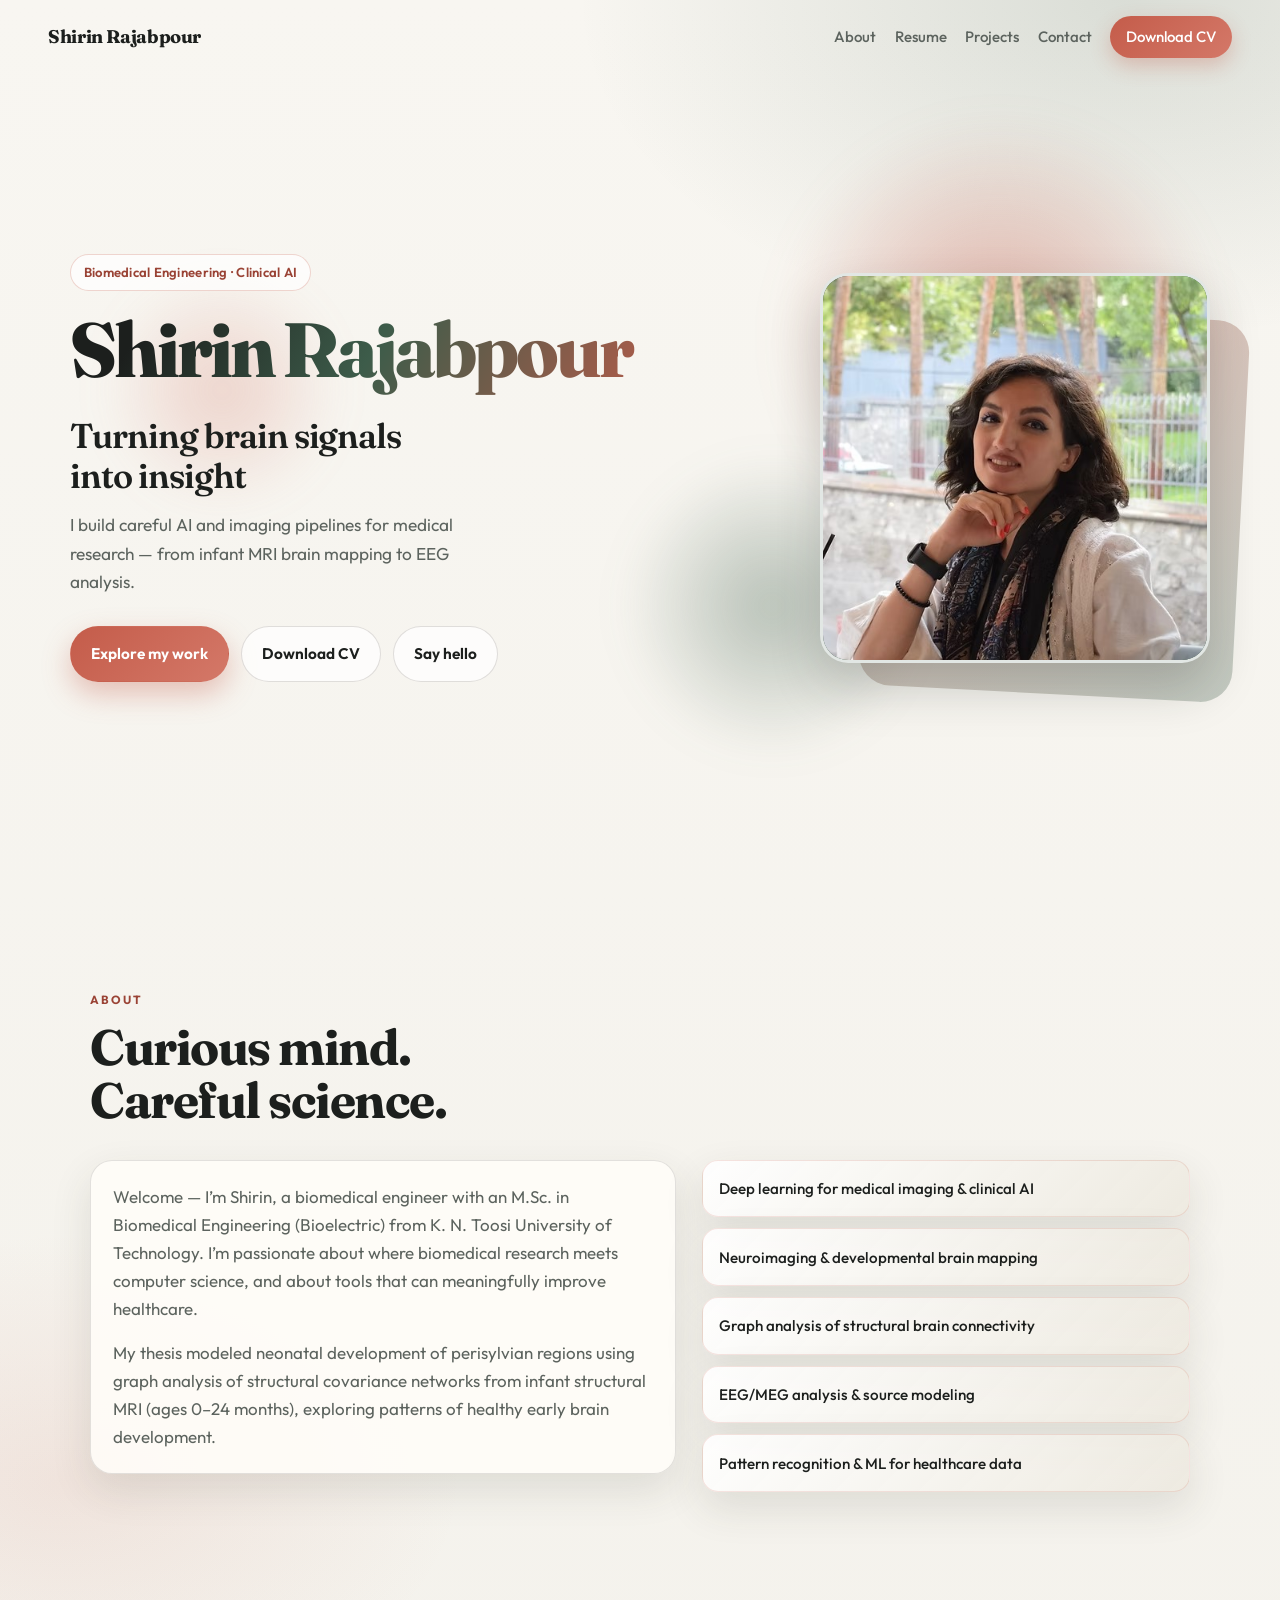
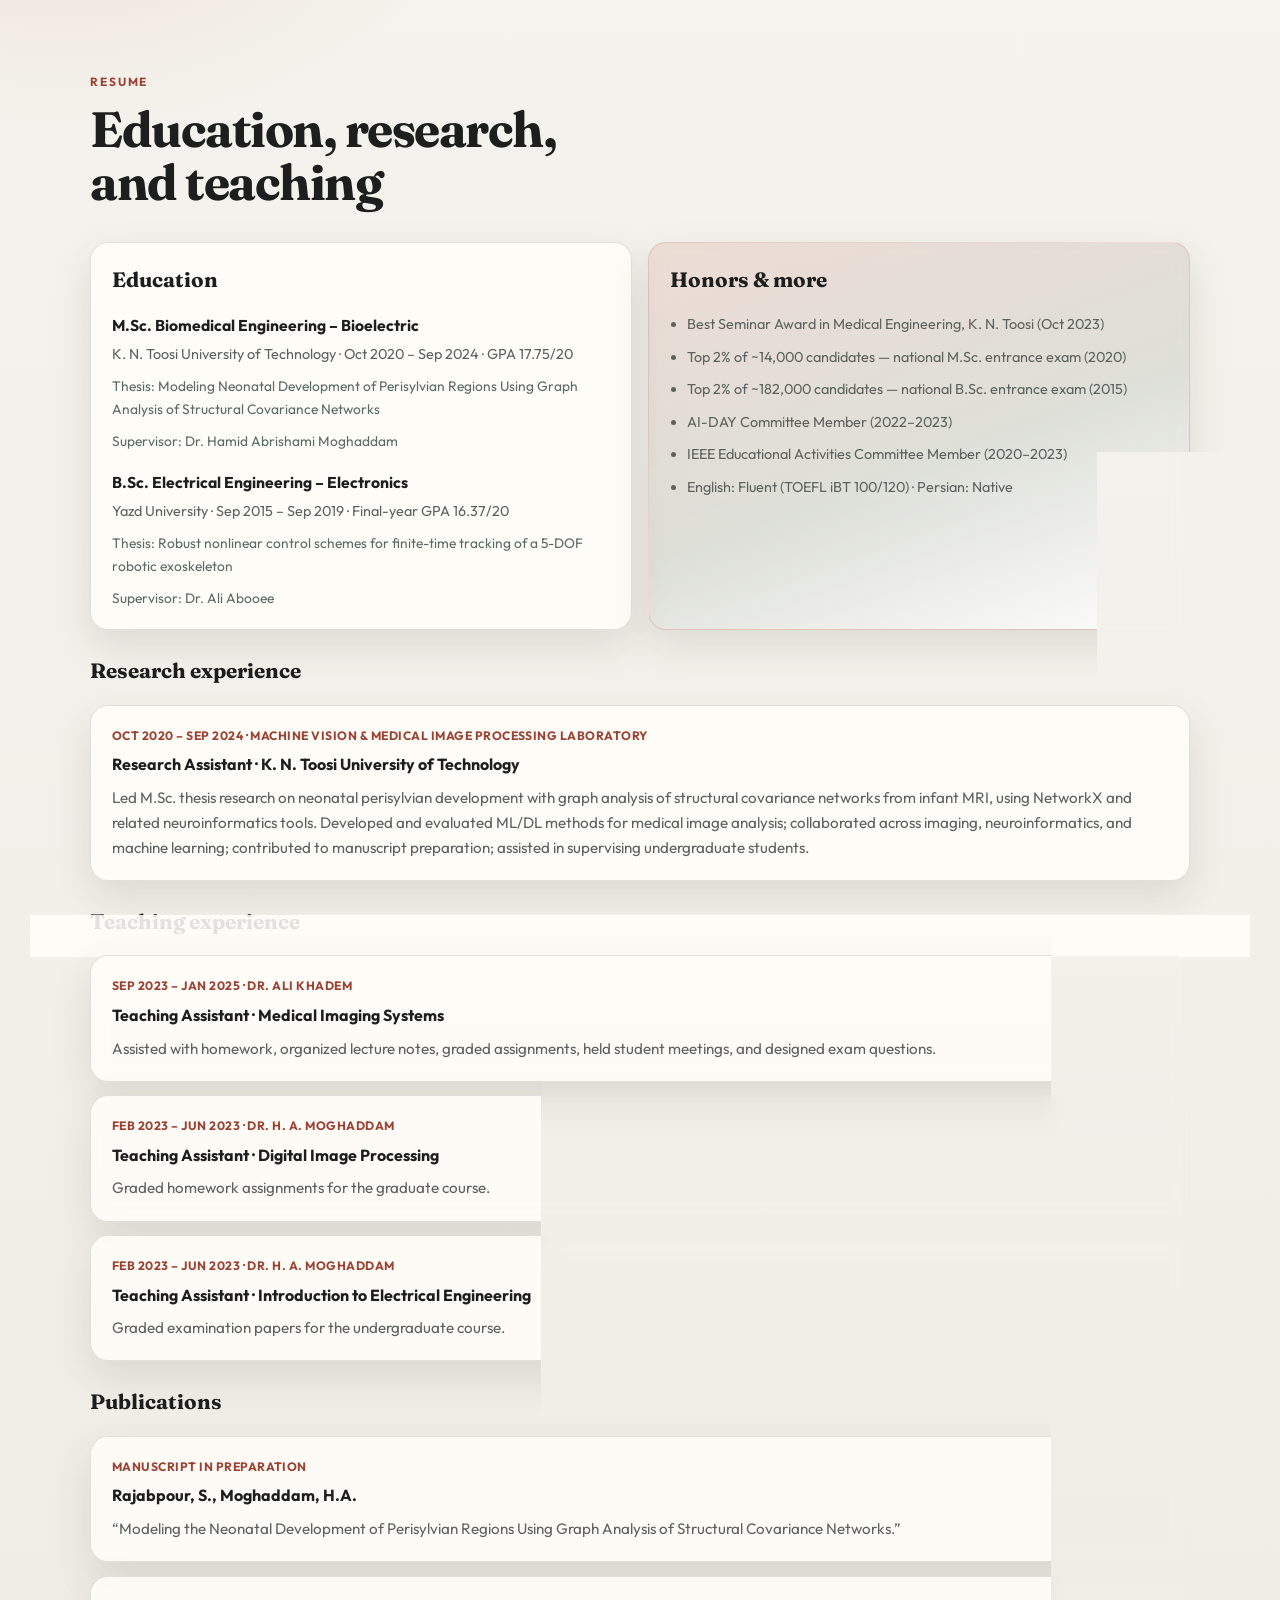
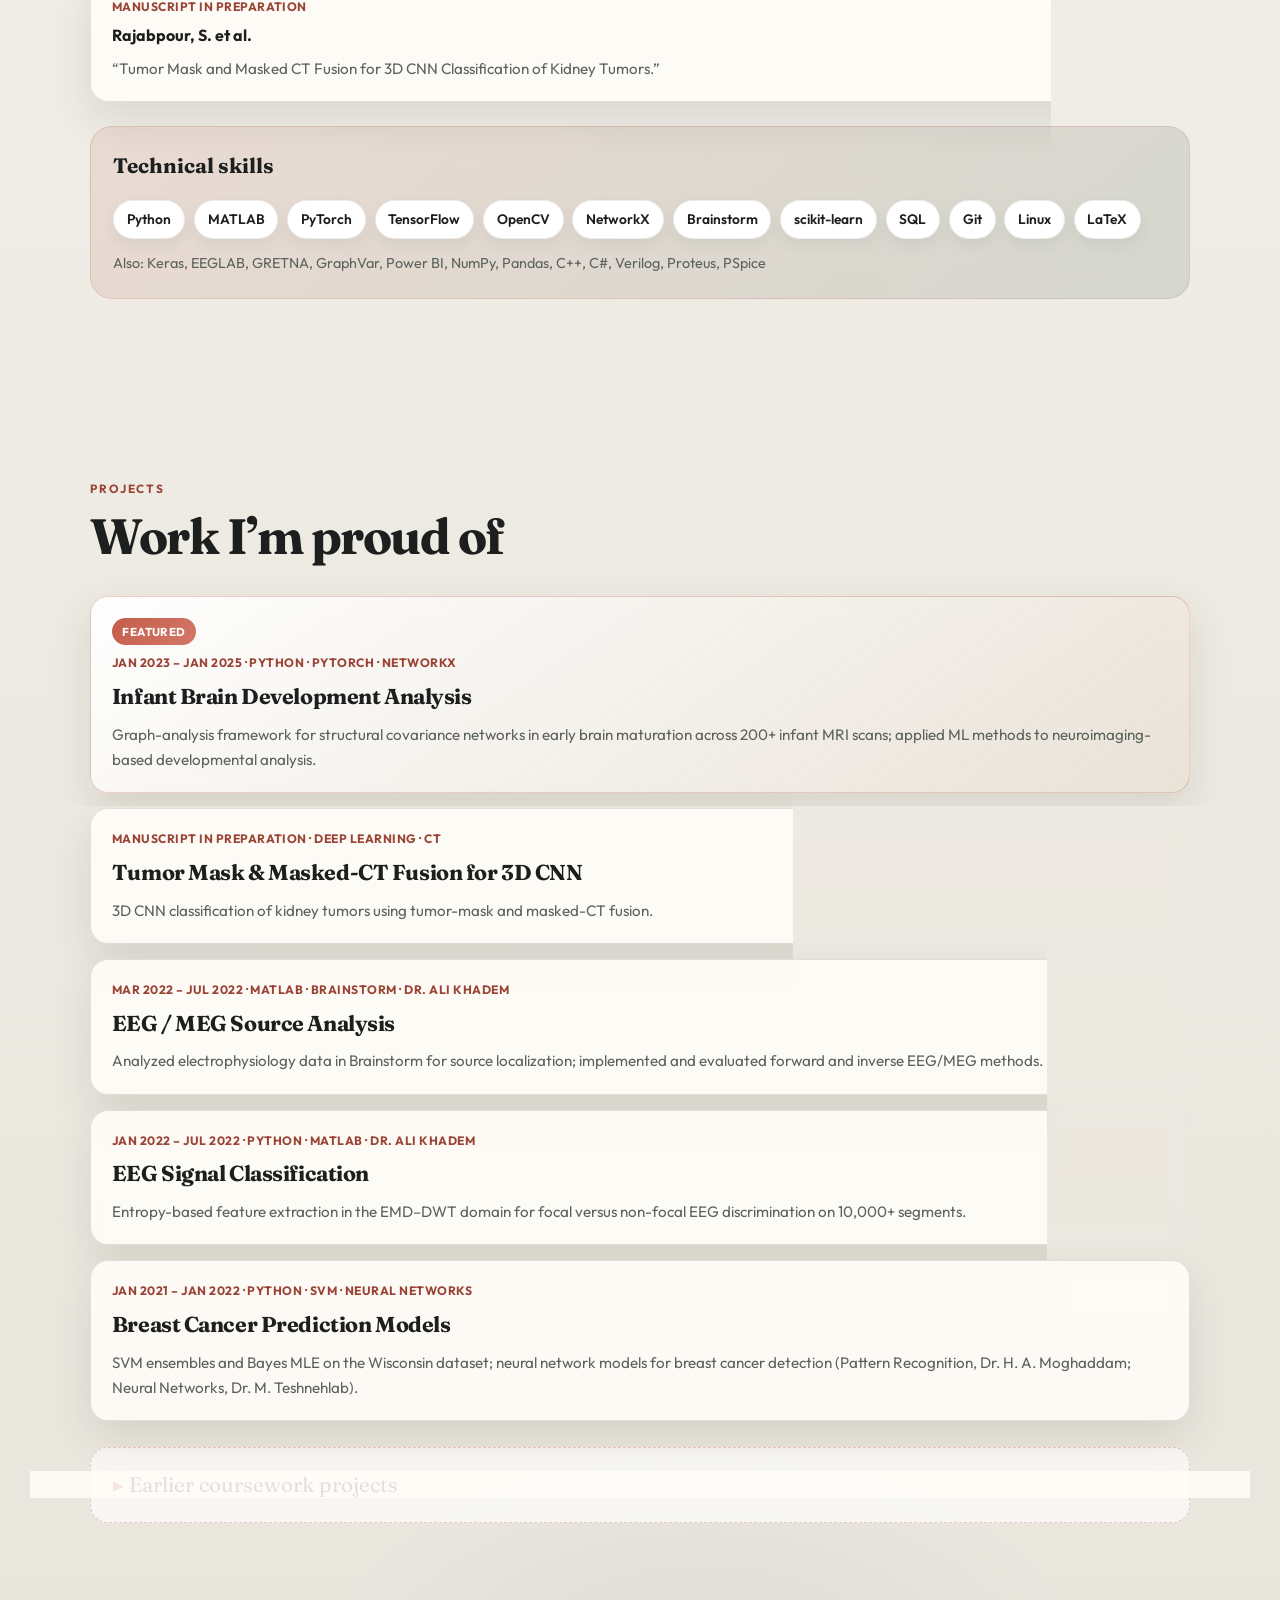
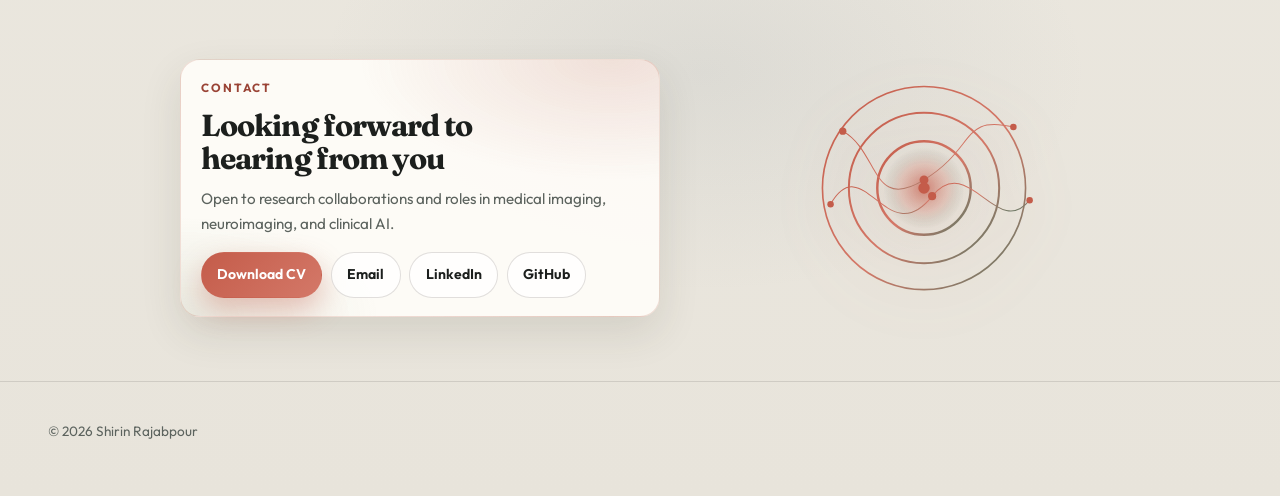
<file: index.html>
<!DOCTYPE html>
<html lang="en">
<head>
  <meta charset="UTF-8" />
  <meta name="viewport" content="width=device-width, initial-scale=1" />
  <meta name="description" content="Shirin Rajabpour — Biomedical engineer focused on clinical AI, neuroimaging, and biosignal analysis." />
  <title>Shirin Rajabpour</title>
  <link rel="preconnect" href="https://fonts.googleapis.com" />
  <link rel="preconnect" href="https://fonts.gstatic.com" crossorigin />
  <link href="https://fonts.googleapis.com/css2?family=Outfit:wght@400;500;600;700&family=Fraunces:opsz,wght@9..144,600;9..144,700;9..144,800&display=swap" rel="stylesheet" />
  <link rel="stylesheet" href="styles.css" />
</head>
<body>
  <a class="skip-link" href="#main">Skip to content</a>

  <header class="site-header" data-header>
    <a class="logo" href="#top">Shirin Rajabpour</a>
    <nav class="nav" aria-label="Primary">
      <a href="#about">About</a>
      <a href="#resume">Resume</a>
      <a href="#projects">Projects</a>
      <a href="#contact">Contact</a>
      <a class="nav-cta" href="assets/Shirin-Rajabpour-CV.pdf" target="_blank" rel="noopener noreferrer">Download CV</a>
    </nav>
    <button class="nav-toggle" type="button" aria-label="Open menu" aria-expanded="false" data-nav-toggle>
      <span></span><span></span>
    </button>
  </header>

  <main id="main">
    <section class="hero" id="top">
      <div class="hero-media" aria-hidden="true">
        <div class="hero-glow glow-1"></div>
        <div class="hero-glow glow-2"></div>
        <div class="hero-glow glow-3"></div>
      </div>

      <div class="hero-layout">
        <div class="hero-copy">
          <p class="hero-kicker">Biomedical Engineering · Clinical AI</p>
          <p class="hero-brand">Shirin Rajabpour</p>
          <h1>Turning brain signals into insight</h1>
          <p class="hero-lead">
            I build careful AI and imaging pipelines for medical research — from infant MRI brain mapping to EEG analysis.
          </p>
          <div class="hero-actions">
            <a class="btn btn-primary" href="#projects">Explore my work</a>
            <a class="btn btn-ghost" href="assets/Shirin-Rajabpour-CV.pdf" target="_blank" rel="noopener noreferrer">Download CV</a>
            <a class="btn btn-ghost" href="#contact">Say hello</a>
          </div>
        </div>

        <div class="hero-portrait">
          <img
            src="assets/shirin.jpg"
            alt="Portrait of Shirin Rajabpour"
            width="800"
            height="800"
            loading="eager"
          />
        </div>
      </div>
    </section>

    <section class="section about" id="about">
      <div class="section-inner">
        <p class="eyebrow reveal">About</p>
        <h2 class="reveal">Curious mind. Careful science.</h2>
        <div class="about-grid">
          <div class="about-text reveal">
            <p>
              Welcome — I’m Shirin, a biomedical engineer with an M.Sc. in Biomedical Engineering (Bioelectric)
              from K. N. Toosi University of Technology. I’m passionate about where biomedical research meets
              computer science, and about tools that can meaningfully improve healthcare.
            </p>
            <p>
              My thesis modeled neonatal development of perisylvian regions using graph analysis of structural
              covariance networks from infant structural MRI (ages 0–24 months), exploring patterns of healthy
              early brain development.
            </p>
          </div>
          <ul class="interest-list reveal">
            <li>Deep learning for medical imaging &amp; clinical AI</li>
            <li>Neuroimaging &amp; developmental brain mapping</li>
            <li>Graph analysis of structural brain connectivity</li>
            <li>EEG/MEG analysis &amp; source modeling</li>
            <li>Pattern recognition &amp; ML for healthcare data</li>
          </ul>
        </div>
      </div>
    </section>

    <section class="section path" id="resume">
      <div class="section-inner">
        <p class="eyebrow reveal">Resume</p>
        <h2 class="reveal">Education, research, and teaching</h2>

        <div class="path-grid">
          <div class="path-card reveal">
            <h3>Education</h3>
            <div class="path-entry">
              <strong>M.Sc. Biomedical Engineering – Bioelectric</strong>
              <span>K. N. Toosi University of Technology · Oct 2020 – Sep 2024 · GPA 17.75/20</span>
              <span class="path-note">Thesis: Modeling Neonatal Development of Perisylvian Regions Using Graph Analysis of Structural Covariance Networks</span>
              <span class="path-note">Supervisor: Dr. Hamid Abrishami Moghaddam</span>
            </div>
            <div class="path-entry">
              <strong>B.Sc. Electrical Engineering – Electronics</strong>
              <span>Yazd University · Sep 2015 – Sep 2019 · Final-year GPA 16.37/20</span>
              <span class="path-note">Thesis: Robust nonlinear control schemes for finite-time tracking of a 5-DOF robotic exoskeleton</span>
              <span class="path-note">Supervisor: Dr. Ali Abooee</span>
            </div>
          </div>

          <div class="path-card reveal accent-card">
            <h3>Honors &amp; more</h3>
            <ul>
              <li>Best Seminar Award in Medical Engineering, K. N. Toosi (Oct 2023)</li>
              <li>Top 2% of ~14,000 candidates — national M.Sc. entrance exam (2020)</li>
              <li>Top 2% of ~182,000 candidates — national B.Sc. entrance exam (2015)</li>
              <li>AI-DAY Committee Member (2022–2023)</li>
              <li>IEEE Educational Activities Committee Member (2020–2023)</li>
              <li>English: Fluent (TOEFL iBT 100/120) · Persian: Native</li>
            </ul>
          </div>
        </div>

        <div class="resume-block reveal">
          <h3>Research experience</h3>
          <div class="resume-list">
            <article class="resume-item">
              <span class="work-meta">Oct 2020 – Sep 2024 · Machine Vision &amp; Medical Image Processing Laboratory</span>
              <strong>Research Assistant · K. N. Toosi University of Technology</strong>
              <p>
                Led M.Sc. thesis research on neonatal perisylvian development with graph analysis of structural
                covariance networks from infant MRI, using NetworkX and related neuroinformatics tools. Developed
                and evaluated ML/DL methods for medical image analysis; collaborated across imaging, neuroinformatics,
                and machine learning; contributed to manuscript preparation; assisted in supervising undergraduate students.
              </p>
            </article>
          </div>
        </div>

        <div class="resume-block reveal">
          <h3>Teaching experience</h3>
          <div class="resume-list">
            <article class="resume-item">
              <span class="work-meta">Sep 2023 – Jan 2025 · Dr. Ali Khadem</span>
              <strong>Teaching Assistant · Medical Imaging Systems</strong>
              <p>Assisted with homework, organized lecture notes, graded assignments, held student meetings, and designed exam questions.</p>
            </article>
            <article class="resume-item">
              <span class="work-meta">Feb 2023 – Jun 2023 · Dr. H. A. Moghaddam</span>
              <strong>Teaching Assistant · Digital Image Processing</strong>
              <p>Graded homework assignments for the graduate course.</p>
            </article>
            <article class="resume-item">
              <span class="work-meta">Feb 2023 – Jun 2023 · Dr. H. A. Moghaddam</span>
              <strong>Teaching Assistant · Introduction to Electrical Engineering</strong>
              <p>Graded examination papers for the undergraduate course.</p>
            </article>
          </div>
        </div>

        <div class="resume-block reveal">
          <h3>Publications</h3>
          <div class="resume-list">
            <article class="resume-item">
              <span class="work-meta">Manuscript in preparation</span>
              <strong>Rajabpour, S., Moghaddam, H.A.</strong>
              <p>“Modeling the Neonatal Development of Perisylvian Regions Using Graph Analysis of Structural Covariance Networks.”</p>
            </article>
            <article class="resume-item">
              <span class="work-meta">Manuscript in preparation</span>
              <strong>Rajabpour, S. et al.</strong>
              <p>“Tumor Mask and Masked CT Fusion for 3D CNN Classification of Kidney Tumors.”</p>
            </article>
          </div>
        </div>

        <div class="skills reveal">
          <h3>Technical skills</h3>
          <div class="skill-chips">
            <span>Python</span><span>MATLAB</span><span>PyTorch</span><span>TensorFlow</span>
            <span>OpenCV</span><span>NetworkX</span><span>Brainstorm</span><span>scikit-learn</span>
            <span>SQL</span><span>Git</span><span>Linux</span><span>LaTeX</span>
          </div>
          <p class="skills-extra">Also: Keras, EEGLAB, GRETNA, GraphVar, Power BI, NumPy, Pandas, C++, C#, Verilog, Proteus, PSpice</p>
        </div>
      </div>
    </section>

    <section class="section work" id="projects">
      <div class="section-inner">
        <p class="eyebrow reveal">Projects</p>
        <h2 class="reveal">Work I’m proud of</h2>

        <div class="work-list">
          <article class="work-item reveal">
            <span class="work-tag">Featured</span>
            <span class="work-meta">Jan 2023 – Jan 2025 · Python · PyTorch · NetworkX</span>
            <h3>Infant Brain Development Analysis</h3>
            <p>Graph-analysis framework for structural covariance networks in early brain maturation across 200+ infant MRI scans; applied ML methods to neuroimaging-based developmental analysis.</p>
          </article>
          <article class="work-item reveal">
            <span class="work-meta">Manuscript in preparation · Deep Learning · CT</span>
            <h3>Tumor Mask &amp; Masked-CT Fusion for 3D CNN</h3>
            <p>3D CNN classification of kidney tumors using tumor-mask and masked-CT fusion.</p>
          </article>
          <article class="work-item reveal">
            <span class="work-meta">Mar 2022 – Jul 2022 · MATLAB · Brainstorm · Dr. Ali Khadem</span>
            <h3>EEG / MEG Source Analysis</h3>
            <p>Analyzed electrophysiology data in Brainstorm for source localization; implemented and evaluated forward and inverse EEG/MEG methods.</p>
          </article>
          <article class="work-item reveal">
            <span class="work-meta">Jan 2022 – Jul 2022 · Python · MATLAB · Dr. Ali Khadem</span>
            <h3>EEG Signal Classification</h3>
            <p>Entropy-based feature extraction in the EMD–DWT domain for focal versus non-focal EEG discrimination on 10,000+ segments.</p>
          </article>
          <article class="work-item reveal">
            <span class="work-meta">Jan 2021 – Jan 2022 · Python · SVM · Neural Networks</span>
            <h3>Breast Cancer Prediction Models</h3>
            <p>SVM ensembles and Bayes MLE on the Wisconsin dataset; neural network models for breast cancer detection (Pattern Recognition, Dr. H. A. Moghaddam; Neural Networks, Dr. M. Teshnehlab).</p>
          </article>
        </div>

        <details class="extra-projects reveal">
          <summary>Earlier coursework projects</summary>
          <ul>
            <li>Temperature prediction using RBF networks — Neural Networks, Dr. Mohammad Teshnehlab (Fall 2021)</li>
            <li>Lighting exposure improvement — Digital Image Processing, Dr. H. A. Moghaddam (Summer 2021)</li>
            <li>Design &amp; simulation of a non-coherent receiver — Telecommunication Circuits, Yazd University (Summer 2019)</li>
            <li>Vending machine (FPGA) — Yazd University (Summer 2018)</li>
            <li>C# dentistry insurance application · Snake &amp; Color Ballz games — Yazd University (Winter 2017)</li>
          </ul>
        </details>
      </div>
    </section>

    <section class="section contact" id="contact">
      <div class="section-inner contact-layout">
        <div class="contact-panel reveal">
          <p class="eyebrow">Contact</p>
          <h2>Looking forward to hearing from you</h2>
          <p class="contact-lead">
            Open to research collaborations and roles in medical imaging, neuroimaging, and clinical AI.
          </p>
          <div class="contact-actions">
            <a class="btn btn-primary" href="assets/Shirin-Rajabpour-CV.pdf" target="_blank" rel="noopener noreferrer">Download CV</a>
            <a class="btn btn-ghost" href="mailto:rajabpourshirin@gmail.com">Email</a>
            <a class="btn btn-ghost" href="https://www.linkedin.com/in/shirinrajabpour/" target="_blank" rel="noopener noreferrer">LinkedIn</a>
            <a class="btn btn-ghost" href="https://github.com/srajp-del" target="_blank" rel="noopener noreferrer">GitHub</a>
          </div>
        </div>

        <div class="contact-solar-stage" aria-hidden="true">
          <svg class="contact-solar" viewBox="0 0 640 640">
            <defs>
              <linearGradient id="contactStroke" x1="0%" y1="0%" x2="100%" y2="100%">
                <stop offset="0%" stop-color="#c45c4a"/>
                <stop offset="55%" stop-color="#d47868"/>
                <stop offset="100%" stop-color="#5a7a66"/>
              </linearGradient>
              <radialGradient id="contactCore" cx="50%" cy="50%" r="50%">
                <stop offset="0%" stop-color="#c45c4a" stop-opacity="0.7"/>
                <stop offset="60%" stop-color="#d47868" stop-opacity="0.25"/>
                <stop offset="100%" stop-color="#5a7a66" stop-opacity="0"/>
              </radialGradient>
            </defs>
            <circle cx="320" cy="320" r="100" fill="url(#contactCore)"/>
            <circle cx="320" cy="320" r="250" fill="none" stroke="url(#contactStroke)" stroke-width="4"/>
            <circle cx="320" cy="320" r="185" fill="none" stroke="url(#contactStroke)" stroke-width="5"/>
            <circle cx="320" cy="320" r="115" fill="none" stroke="url(#contactStroke)" stroke-width="6"/>
            <g stroke="url(#contactStroke)" stroke-width="2.5" fill="none">
              <path d="M90 360 C170 220, 230 480, 340 340 C430 230, 500 450, 580 350"/>
              <path d="M120 180 C210 230, 190 380, 320 300 C450 220, 410 140, 540 170"/>
            </g>
            <g fill="#c45c4a">
              <circle cx="120" cy="180" r="9"/>
              <circle cx="320" cy="300" r="11"/>
              <circle cx="540" cy="170" r="8"/>
              <circle cx="340" cy="340" r="10"/>
              <circle cx="580" cy="350" r="8"/>
              <circle cx="90" cy="360" r="8"/>
              <circle cx="320" cy="320" r="14"/>
            </g>
          </svg>
        </div>
      </div>
    </section>
  </main>

  <footer class="site-footer">
    <p>© <span data-year></span> Shirin Rajabpour</p>
  </footer>

  <script src="script.js"></script>
</body>
</html>
</file>
<file: styles.css>
:root {
  --bg: #f3f1eb;
  --ink: #1c1f1d;
  --muted: #5c635e;
  --line: rgba(28, 31, 29, 0.12);
  --coral: #c45c4a;
  --coral-deep: #9a4335;
  --rose: #d47868;
  --mint: #3d5c4a;
  --sage: #5a7a66;
  --slate: #6a7b88;
  --card: rgba(255, 253, 249, 0.88);
  --shadow: 0 16px 40px rgba(60, 55, 45, 0.12);
  --radius: 22px;
  --font-display: "Fraunces", Georgia, serif;
  --font-body: "Outfit", system-ui, sans-serif;
  --ease: cubic-bezier(0.22, 1, 0.36, 1);
}

*,
*::before,
*::after {
  box-sizing: border-box;
}

html {
  scroll-behavior: smooth;
}

body {
  margin: 0;
  font-family: var(--font-body);
  color: var(--ink);
  background:
    radial-gradient(1000px 620px at 88% 0%, rgba(61, 92, 74, 0.16), transparent 55%),
    radial-gradient(800px 500px at 5% 28%, rgba(196, 92, 74, 0.10), transparent 50%),
    radial-gradient(700px 400px at 55% 92%, rgba(106, 123, 136, 0.10), transparent 55%),
    linear-gradient(180deg, #f8f6f1 0%, var(--bg) 42%, #e8e4db 100%);
  line-height: 1.65;
  min-height: 100vh;
}

img,
svg {
  display: block;
  max-width: 100%;
}

a {
  color: inherit;
  text-decoration: none;
}

.skip-link {
  position: absolute;
  left: 1rem;
  top: -3rem;
  background: var(--coral);
  color: #fff;
  padding: 0.6rem 0.9rem;
  border-radius: 999px;
  z-index: 100;
}

.skip-link:focus {
  top: 1rem;
}

.site-header {
  position: fixed;
  inset: 0 0 auto 0;
  z-index: 50;
  display: flex;
  align-items: center;
  justify-content: space-between;
  padding: 1rem clamp(1.2rem, 4vw, 3rem);
  transition: background 0.35s var(--ease), border-color 0.35s var(--ease), box-shadow 0.35s var(--ease);
  border-bottom: 1px solid transparent;
}

.site-header.is-scrolled {
  background: rgba(255, 255, 255, 0.88);
  backdrop-filter: blur(14px);
  border-bottom-color: var(--line);
  box-shadow: 0 10px 30px rgba(61, 92, 74, 0.08);
}

.logo {
  font-family: var(--font-display);
  font-weight: 700;
  font-size: 1.15rem;
  letter-spacing: -0.02em;
  line-height: 1.3;
  padding-bottom: 0.08em;
}

.nav {
  display: flex;
  gap: 1.15rem;
  align-items: center;
  flex-wrap: wrap;
  justify-content: flex-end;
}

.nav a {
  font-size: 0.94rem;
  color: var(--muted);
  font-weight: 500;
  transition: color 0.25s ease;
}

.nav a:hover,
.nav a:focus-visible {
  color: var(--ink);
}

.nav-cta {
  color: #fff !important;
  background: linear-gradient(135deg, var(--coral), var(--rose));
  padding: 0.55rem 1rem;
  border-radius: 999px;
  font-weight: 600;
  box-shadow: 0 8px 20px rgba(196, 92, 74, 0.3);
}

.nav-toggle {
  display: none;
  width: 2.4rem;
  height: 2.4rem;
  border: 1px solid var(--line);
  border-radius: 10px;
  background: #fff;
  padding: 0.55rem;
  flex-direction: column;
  justify-content: center;
  gap: 0.35rem;
  cursor: pointer;
}

.nav-toggle span {
  display: block;
  height: 2px;
  background: var(--ink);
  border-radius: 2px;
}

.hero {
  position: relative;
  min-height: 100vh;
  min-height: 100dvh;
  display: grid;
  align-items: center;
  overflow: hidden;
  padding: clamp(6rem, 12vh, 8rem) clamp(1.2rem, 4vw, 3rem) clamp(3rem, 8vh, 5rem);
}

.hero-media {
  position: absolute;
  inset: 0;
  z-index: 0;
  pointer-events: none;
}

.hero-glow {
  position: absolute;
  border-radius: 50%;
  filter: blur(20px);
  animation: drift 9s ease-in-out infinite alternate;
}

.glow-1 {
  width: min(50vw, 460px);
  height: min(50vw, 460px);
  right: 4%;
  top: 12%;
  background: radial-gradient(circle, rgba(196, 92, 74, 0.45), transparent 68%);
}

.glow-2 {
  width: min(36vw, 300px);
  height: min(36vw, 300px);
  right: 28%;
  bottom: 16%;
  background: radial-gradient(circle, rgba(61, 92, 74, 0.35), transparent 70%);
  animation-delay: -2.5s;
}

.glow-3 {
  width: min(28vw, 240px);
  height: min(28vw, 240px);
  left: 8%;
  top: 30%;
  background: radial-gradient(circle, rgba(212, 120, 104, 0.28), transparent 70%);
  animation-delay: -4s;
}

.hero-layout {
  position: relative;
  z-index: 1;
  max-width: 1140px;
  margin: 0 auto;
  width: 100%;
  display: grid;
  grid-template-columns: 1.15fr 0.85fr;
  gap: clamp(1.5rem, 4vw, 3rem);
  align-items: center;
}

.hero-copy {
  max-width: 40rem;
  overflow: visible;
}

.hero-portrait {
  justify-self: end;
  width: min(100%, 390px);
  position: relative;
}

.hero-portrait::before {
  content: "";
  position: absolute;
  inset: 10% -8% -8% 12%;
  border-radius: 32px;
  background: linear-gradient(145deg, rgba(196, 92, 74, 0.35), rgba(61, 92, 74, 0.28));
  z-index: 0;
  transform: rotate(3deg);
}

.hero-portrait img {
  position: relative;
  z-index: 1;
  width: 100%;
  height: auto;
  aspect-ratio: 1 / 1;
  object-fit: cover;
  object-position: center top;
  border-radius: 28px;
  border: 3px solid rgba(255, 255, 255, 0.85);
  box-shadow: 0 24px 50px rgba(26, 36, 32, 0.22);
  background: #3d5c4a;
}

.hero-kicker {
  display: inline-flex;
  margin: 0 0 1rem;
  padding: 0.4rem 0.8rem;
  border-radius: 999px;
  background: rgba(255, 255, 255, 0.7);
  border: 1px solid rgba(196, 92, 74, 0.25);
  color: var(--coral-deep);
  font-size: 0.82rem;
  font-weight: 600;
  letter-spacing: 0.02em;
}

.hero-brand {
  font-family: var(--font-display);
  font-size: clamp(2.6rem, 7vw, 4.8rem);
  font-weight: 800;
  line-height: 1.12;
  letter-spacing: -0.04em;
  margin: 0 0 0.9rem;
  padding-bottom: 0.12em;
  overflow: visible;
  background: linear-gradient(120deg, #1c1f1d 12%, #3d5c4a 48%, #c45c4a 100%);
  -webkit-background-clip: text;
  background-clip: text;
  color: transparent;
}

.hero h1 {
  font-family: var(--font-display);
  font-size: clamp(1.45rem, 3vw, 2.15rem);
  font-weight: 600;
  letter-spacing: -0.03em;
  line-height: 1.15;
  margin: 0 0 1rem;
  color: var(--ink);
  max-width: 16ch;
}

.hero-lead {
  margin: 0 0 1.8rem;
  max-width: 36ch;
  color: var(--muted);
  font-size: 1.08rem;
}

.hero-actions,
.contact-actions {
  display: flex;
  flex-wrap: wrap;
  gap: 0.75rem;
}

.btn {
  display: inline-flex;
  align-items: center;
  justify-content: center;
  padding: 0.9rem 1.25rem;
  border-radius: 999px;
  font-weight: 650;
  font-size: 0.96rem;
  border: 1px solid transparent;
  transition: transform 0.25s var(--ease), box-shadow 0.25s ease, filter 0.25s ease;
}

.btn:hover,
.btn:focus-visible {
  transform: translateY(-3px);
}

.btn-primary {
  background: linear-gradient(135deg, var(--coral), var(--rose));
  color: #fff;
  box-shadow: 0 12px 28px rgba(196, 92, 74, 0.35);
}

.btn-primary:hover,
.btn-primary:focus-visible {
  filter: brightness(1.05);
}

.btn-ghost {
  border-color: rgba(43, 29, 26, 0.14);
  color: var(--ink);
  background: rgba(255, 255, 255, 0.72);
}

.section {
  padding: clamp(4.5rem, 10vh, 7rem) clamp(1.2rem, 4vw, 3rem);
}

.section-inner {
  max-width: 1100px;
  margin: 0 auto;
}

.eyebrow {
  margin: 0 0 0.7rem;
  text-transform: uppercase;
  letter-spacing: 0.16em;
  font-size: 0.74rem;
  color: var(--coral-deep);
  font-weight: 700;
}

.section h2 {
  font-family: var(--font-display);
  font-size: clamp(2rem, 4.2vw, 3.1rem);
  line-height: 1.08;
  letter-spacing: -0.03em;
  margin: 0 0 2rem;
  max-width: 14ch;
}

.about-grid {
  display: grid;
  grid-template-columns: 1.2fr 1fr;
  gap: 1.6rem;
  align-items: start;
}

.about-text {
  margin: 0;
  font-size: 1.06rem;
  color: var(--muted);
  padding: 1.4rem;
  border-radius: var(--radius);
  background: var(--card);
  border: 1px solid var(--line);
  box-shadow: var(--shadow);
}

.about-text p {
  margin: 0 0 1rem;
}

.about-text p:last-child {
  margin-bottom: 0;
}

.interest-list {
  list-style: none;
  margin: 0;
  padding: 0;
  display: grid;
  gap: 0.7rem;
}

.interest-list li {
  padding: 0.95rem 1rem;
  border-radius: 16px;
  background: linear-gradient(135deg, rgba(255, 255, 255, 0.9), rgba(236, 232, 222, 0.85));
  border: 1px solid rgba(196, 92, 74, 0.16);
  color: var(--ink);
  font-size: 0.95rem;
  font-weight: 500;
  box-shadow: var(--shadow);
}

.resume-block {
  margin: 1.5rem 0;
}

.resume-block > h3,
.path-card h3,
.skills h3,
.extra-projects summary {
  font-family: var(--font-display);
  margin: 0 0 1rem;
  font-size: 1.3rem;
}

.resume-list {
  display: grid;
  gap: 0.85rem;
}

.resume-item,
.work-item,
.path-card {
  padding: 1.25rem 1.3rem;
  border: 1px solid var(--line);
  border-radius: 18px;
  background: var(--card);
  box-shadow: var(--shadow);
  backdrop-filter: blur(8px);
}

.resume-item strong {
  display: block;
  margin: 0.2rem 0 0.45rem;
  color: var(--ink);
  font-size: 1rem;
}

.resume-item p,
.work-item p {
  margin: 0;
  color: var(--muted);
  font-size: 0.95rem;
}

.work-meta {
  display: block;
  font-size: 0.76rem;
  letter-spacing: 0.04em;
  text-transform: uppercase;
  color: var(--coral-deep);
  font-weight: 700;
  margin-bottom: 0.35rem;
}

.path-grid {
  display: grid;
  grid-template-columns: repeat(2, 1fr);
  gap: 1rem;
}

.path-entry {
  display: grid;
  gap: 0.25rem;
  margin-bottom: 1.1rem;
}

.path-entry:last-child {
  margin-bottom: 0;
}

.path-entry strong {
  color: var(--ink);
  font-size: 0.98rem;
}

.path-entry span,
.path-card li {
  color: var(--muted);
  font-size: 0.9rem;
}

.path-note {
  display: block;
  margin-top: 0.3rem;
  color: #5a6b64 !important;
  font-size: 0.86rem !important;
}

.path-card ul {
  margin: 0;
  padding-left: 1.1rem;
  display: grid;
  gap: 0.55rem;
}

.accent-card {
  background: linear-gradient(160deg, rgba(196, 92, 74, 0.14), rgba(61, 92, 74, 0.12) 55%, rgba(255, 255, 255, 0.9));
  border-color: rgba(196, 92, 74, 0.2);
}

.skills {
  margin-top: 0.5rem;
  padding: 1.4rem;
  border-radius: var(--radius);
  background: linear-gradient(135deg, rgba(196, 92, 74, 0.12), rgba(61, 92, 74, 0.14));
  border: 1px solid rgba(196, 92, 74, 0.18);
}

.skill-chips {
  display: flex;
  flex-wrap: wrap;
  gap: 0.55rem;
  margin-bottom: 0.85rem;
}

.skill-chips span {
  padding: 0.45rem 0.8rem;
  border-radius: 999px;
  background: #fff;
  border: 1px solid rgba(43, 29, 26, 0.08);
  font-size: 0.86rem;
  font-weight: 600;
  color: var(--ink);
  box-shadow: 0 6px 14px rgba(61, 92, 74, 0.08);
}

.skills-extra {
  margin: 0;
  color: var(--muted);
  font-size: 0.9rem;
}

.work-list {
  display: grid;
  gap: 0.95rem;
}

.work-item {
  position: relative;
  transition: transform 0.3s var(--ease), border-color 0.3s ease, box-shadow 0.3s ease;
}

.work-item:hover {
  transform: translateY(-4px);
  border-color: rgba(196, 92, 74, 0.35);
  box-shadow: 0 20px 40px rgba(61, 92, 74, 0.16);
}

.work-item:first-child {
  background: linear-gradient(145deg, rgba(255, 255, 255, 0.95), rgba(232, 224, 212, 0.75));
  border-color: rgba(196, 92, 74, 0.28);
}

.work-tag {
  display: inline-flex;
  margin-bottom: 0.55rem;
  padding: 0.25rem 0.65rem;
  border-radius: 999px;
  background: linear-gradient(135deg, var(--coral), var(--rose));
  color: #fff;
  font-size: 0.72rem;
  font-weight: 700;
  letter-spacing: 0.04em;
  text-transform: uppercase;
}

.work-item h3 {
  font-family: var(--font-display);
  margin: 0 0 0.45rem;
  font-size: 1.35rem;
  letter-spacing: -0.02em;
}

.extra-projects {
  margin-top: 1.6rem;
  padding: 1.25rem 1.35rem;
  border-radius: 18px;
  background: rgba(255, 255, 255, 0.65);
  border: 1px dashed rgba(196, 92, 74, 0.3);
}

.extra-projects summary {
  cursor: pointer;
  margin-bottom: 0;
  list-style: none;
}

.extra-projects summary::-webkit-details-marker {
  display: none;
}

.extra-projects summary::before {
  content: "▸ ";
  color: var(--coral-deep);
}

.extra-projects[open] summary {
  margin-bottom: 0.8rem;
}

.extra-projects[open] summary::before {
  content: "▾ ";
}

.extra-projects ul {
  margin: 0;
  padding-left: 1.15rem;
  display: grid;
  gap: 0.55rem;
  color: var(--muted);
  font-size: 0.94rem;
}

.contact {
  padding-top: clamp(2.5rem, 5vh, 3.5rem);
  padding-bottom: clamp(3rem, 7vh, 4.5rem);
}

.contact-layout {
  display: grid;
  grid-template-columns: 1.15fr 0.75fr;
  gap: clamp(1rem, 2.5vw, 1.8rem);
  align-items: center;
  max-width: 920px;
  margin: 0 auto;
}

.contact-solar-stage {
  width: min(100%, 260px);
  justify-self: center;
  aspect-ratio: 1;
  display: grid;
  place-items: center;
}

.contact-solar {
  width: 100%;
  height: auto;
  animation: spinSoft 14s linear infinite;
  filter: drop-shadow(0 10px 24px rgba(184, 106, 88, 0.28));
}

.contact-panel {
  width: 100%;
  max-width: 480px;
  padding: 1.15rem 1.25rem;
  border-radius: 20px;
  background:
    radial-gradient(420px 200px at 90% 0%, rgba(184, 106, 88, 0.18), transparent 60%),
    radial-gradient(360px 180px at 0% 100%, rgba(107, 125, 85, 0.14), transparent 55%),
    rgba(255, 253, 249, 0.9);
  border: 1px solid rgba(184, 106, 88, 0.2);
  box-shadow: var(--shadow);
}

.contact-panel h2 {
  max-width: 14ch;
  font-size: clamp(1.45rem, 3vw, 1.9rem);
  margin: 0 0 0.7rem;
}

.contact-lead {
  margin: 0 0 1rem;
  color: var(--muted);
  font-size: 0.95rem;
}

.contact-actions {
  display: flex;
  flex-wrap: wrap;
  gap: 0.55rem;
}

.contact-actions .btn {
  padding: 0.65rem 0.95rem;
  font-size: 0.88rem;
}

.site-footer {
  padding: 1.5rem clamp(1.2rem, 4vw, 3rem) 2.5rem;
  color: var(--muted);
  font-size: 0.85rem;
  border-top: 1px solid var(--line);
}

.reveal {
  opacity: 0;
  transform: translateY(24px);
  transition: opacity 0.75s var(--ease), transform 0.75s var(--ease);
}

.reveal.is-visible {
  opacity: 1;
  transform: none;
}

@keyframes drift {
  from { transform: translateY(0) scale(1); }
  to { transform: translateY(-22px) scale(1.08); }
}

@keyframes spinSoft {
  from { transform: rotate(0deg); }
  to { transform: rotate(360deg); }
}

@media (max-width: 900px) {
  .about-grid,
  .path-grid,
  .hero-layout,
  .contact-layout {
    grid-template-columns: 1fr;
  }

  .hero-portrait {
    justify-self: center;
    order: -1;
    width: min(100%, 300px);
  }

  .contact-solar-stage {
    width: min(100%, 200px);
    order: -1;
  }
}

@media (max-width: 720px) {
  .nav-toggle {
    display: inline-flex;
  }

  .nav {
    position: fixed;
    inset: 4.2rem 1rem auto;
    display: none;
    flex-direction: column;
    align-items: stretch;
    gap: 0.35rem;
    padding: 0.8rem;
    background: rgba(255, 255, 255, 0.96);
    border: 1px solid var(--line);
    border-radius: 16px;
    box-shadow: var(--shadow);
  }

  .nav.is-open {
    display: flex;
  }

  .nav a {
    padding: 0.75rem 0.85rem;
    border-radius: 10px;
  }

  .nav-cta {
    text-align: center;
  }

  .hero-brand {
    font-size: clamp(2.4rem, 12vw, 3.6rem);
  }
}

@media (prefers-reduced-motion: reduce) {
  html { scroll-behavior: auto; }
  .reveal,
  .hero-glow,
  .contact-solar,
  .btn,
  .work-item {
    animation: none !important;
    transition: none !important;
    opacity: 1 !important;
    transform: none !important;
  }
}
</file>
